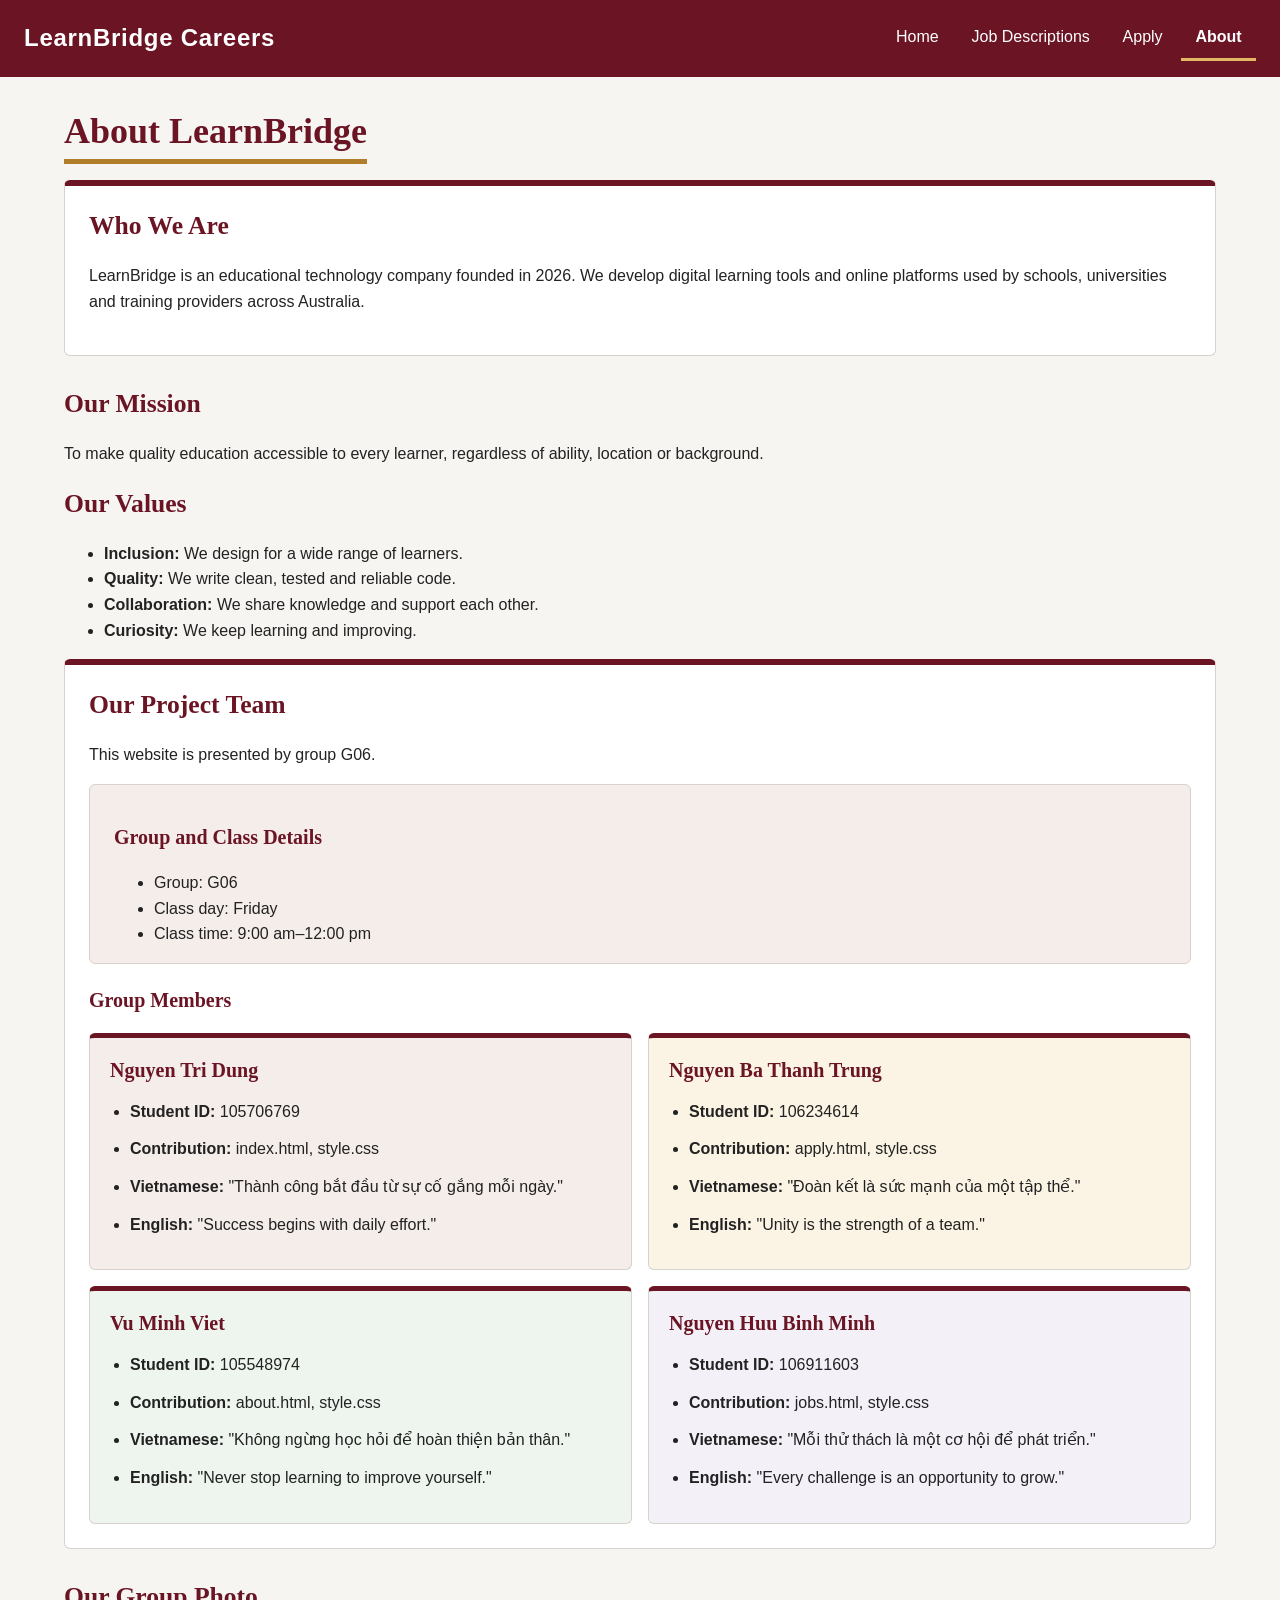
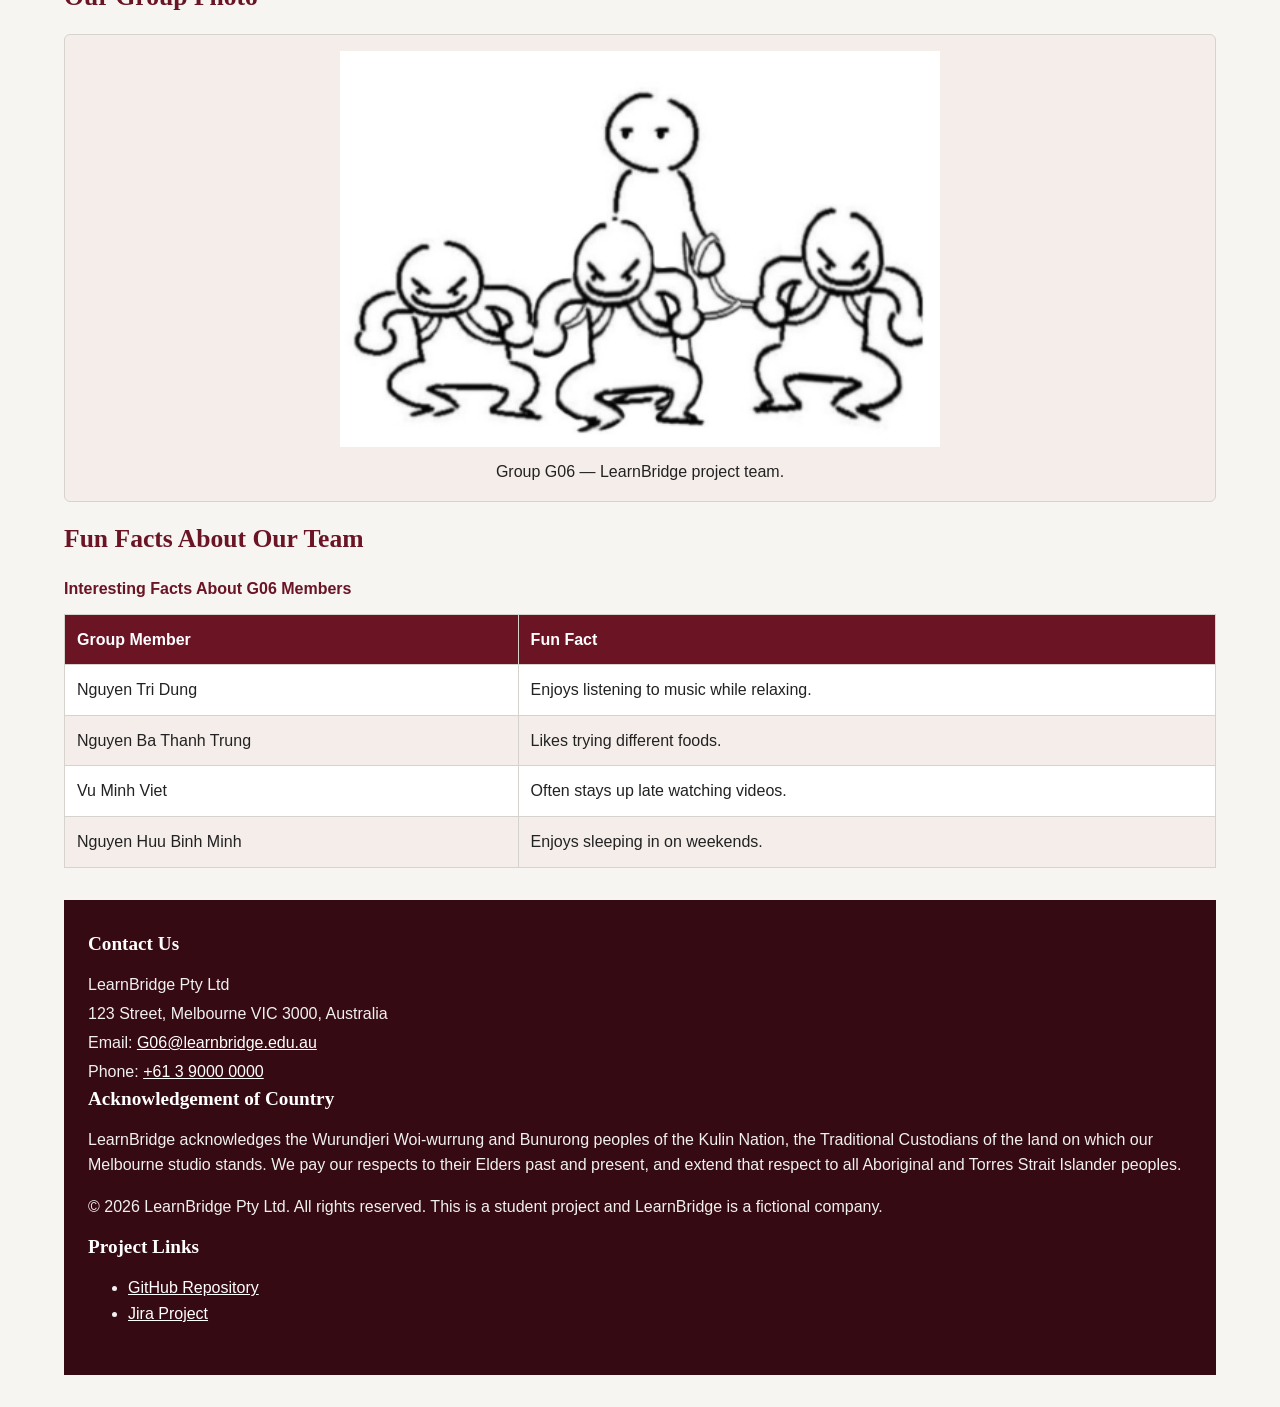
<file: about.html>
<!DOCTYPE html>
<html lang="en">
<head>
    <meta charset="UTF-8">
    <meta name="viewport" content="width=device-width, initial-scale=1.0">
    <meta name="description" content="Learn about LearnBridge and our G06 project team.">

    <title>About Us | LearnBridge Careers</title>

    <link rel="stylesheet" href="styles/styles.css">

</head>

<body>
    <a class="skip-link" href="#main">Skip to main content</a>

    <header class="site-header">
    <p class="logo">LearnBridge Careers</p>

    <nav aria-label="Main navigation">
        <ul class="menu">
            <li><a href="index.html">Home</a></li>
            <li><a href="jobs.html">Job Descriptions</a></li>
            <li><a href="apply.html">Apply</a></li>
            <li><a href="about.html" aria-current="page">About</a></li>
        </ul>
    </nav>
</header>

    <main id="main">
        <h1>About LearnBridge</h1>

<section class="about-section">
    <h2>Who We Are</h2>
            <p>
                LearnBridge is an educational technology company founded in 2026.
                We develop digital learning tools and online platforms used by
                schools, universities and training providers across Australia.
            </p>
        </section>

        <section>
            <h2>Our Mission</h2>
            <p>
                To make quality education accessible to every learner,
                regardless of ability, location or background.
            </p>
        </section>

        <section>
            <h2>Our Values</h2>
            <ul>
                <li><strong>Inclusion:</strong> We design for a wide range of learners.</li>
                <li><strong>Quality:</strong> We write clean, tested and reliable code.</li>
                <li><strong>Collaboration:</strong> We share knowledge and support each other.</li>
                <li><strong>Curiosity:</strong> We keep learning and improving.</li>
            </ul>
        </section>

<section class="about-section">
    <h2>Our Project Team</h2>
    <p>This website is presented by group G06.</p>

    <div class="group-details">
        <h3>Group and Class Details</h3>
        <ul>
            <li>Group: G06</li>
            <li>Class day: Friday</li>
            <li>Class time: 9:00 am–12:00 pm</li>
        </ul>
    </div>

    <h3>Group Members</h3>

    <div class="group-members">

        <article class="member-card">
            <h3>Nguyen Tri Dung</h3>
            <ul>
                <li><strong>Student ID:</strong> 105706769</li>
                <li><strong>Contribution:</strong> index.html, style.css</li>
                <li><strong>Vietnamese:</strong> "Thành công bắt đầu từ sự cố gắng mỗi ngày."</li>
                <li><strong>English:</strong> "Success begins with daily effort."</li>
            </ul>
        </article>

        <article class="member-card">
            <h3>Nguyen Ba Thanh Trung</h3>
            <ul>
                <li><strong>Student ID:</strong> 106234614</li>
                <li><strong>Contribution:</strong> apply.html, style.css</li>
                <li><strong>Vietnamese:</strong> "Đoàn kết là sức mạnh của một tập thể."</li>
                <li><strong>English:</strong> "Unity is the strength of a team."</li>
            </ul>
        </article>

        <article class="member-card">
            <h3>Vu Minh Viet</h3>
            <ul>
                <li><strong>Student ID:</strong> 105548974</li>
                <li><strong>Contribution:</strong> about.html, style.css</li>
                <li><strong>Vietnamese:</strong> "Không ngừng học hỏi để hoàn thiện bản thân."</li>
                <li><strong>English:</strong> "Never stop learning to improve yourself."</li>
            </ul>
        </article>

        <article class="member-card">
            <h3>Nguyen Huu Binh Minh</h3>
            <ul>
                <li><strong>Student ID:</strong> 106911603</li>
                <li><strong>Contribution:</strong> jobs.html, style.css</li>
                <li><strong>Vietnamese:</strong> "Mỗi thử thách là một cơ hội để phát triển."</li>
                <li><strong>English:</strong> "Every challenge is an opportunity to grow."</li>
            </ul>
        </article>

    </div>
</section>

        <section>
            <h2>Our Group Photo</h2>

            <figure>
                <!-- Cho gr photo vào đây. -->
                <img src="images/group_photo.png"
                     alt="Members of group G06"
                     loading="lazy">
                <figcaption>
                    Group G06 — LearnBridge project team.
                </figcaption>
            </figure>
        </section>

        <section>
            <h2>Fun Facts About Our Team</h2>

            <table>
                <caption>Interesting Facts About G06 Members</caption>
                <thead>
                    <tr>
                        <th scope="col">Group Member</th>
                        <th scope="col">Fun Fact</th>
                    </tr>
                </thead>

                <tbody>
                    <tr>
                        <td>Nguyen Tri Dung</td>
                        <td>Enjoys listening to music while relaxing.</td>
                    </tr>
                    <tr>
                        <td>Nguyen Ba Thanh Trung</td>
                        <td>Likes trying different foods.</td>
                    </tr>
                    <tr>
                        <td>Vu Minh Viet</td>
                        <td>Often stays up late watching videos.</td>
                    </tr>
                    <tr>
                        <td>Nguyen Huu Binh Minh</td>
                        <td>Enjoys sleeping in on weekends.</td>
                    </tr>
                </tbody>
            </table>
        </section>

<footer class="site-footer">
    <section class="footer-contact">
        <h2>Contact Us</h2>
        <address>
            LearnBridge Pty Ltd<br>
            123 Street, Melbourne VIC 3000, Australia<br>
            Email:
            <a href="mailto:G06@learnbridge.edu.au">
                G06@learnbridge.edu.au
            </a><br>
            Phone:
            <a href="tel:+61390000000">+61 3 9000 0000</a>
        </address>
    </section>

    <section class="footer-acknowledgement">
        <h2>Acknowledgement of Country</h2>
        <p>
            LearnBridge acknowledges the Wurundjeri Woi-wurrung and Bunurong
            peoples of the Kulin Nation, the Traditional Custodians of the
            land on which our Melbourne studio stands. We pay our respects
            to their Elders past and present, and extend that respect to all
            Aboriginal and Torres Strait Islander peoples.
        </p>
    </section>

    <p class="copyright">
        &copy; 2026 LearnBridge Pty Ltd. All rights reserved.
        This is a student project and LearnBridge is a fictional company.
    </p>

    <h2>Project Links</h2>
    <ul>
        <li>
            <a href="https://github.com/nguyentridung27072006/project_part1_10026.git"
               target="_blank" rel="noopener noreferrer">
                GitHub Repository
            </a>
        </li>
        <li>
            <a href="https://dn507454.atlassian.net/jira/software/projects/GW/summary"
               target="_blank" rel="noopener noreferrer">
                Jira Project
            </a>
        </li>
    </ul>
</footer>
</body>
</html>
</file>
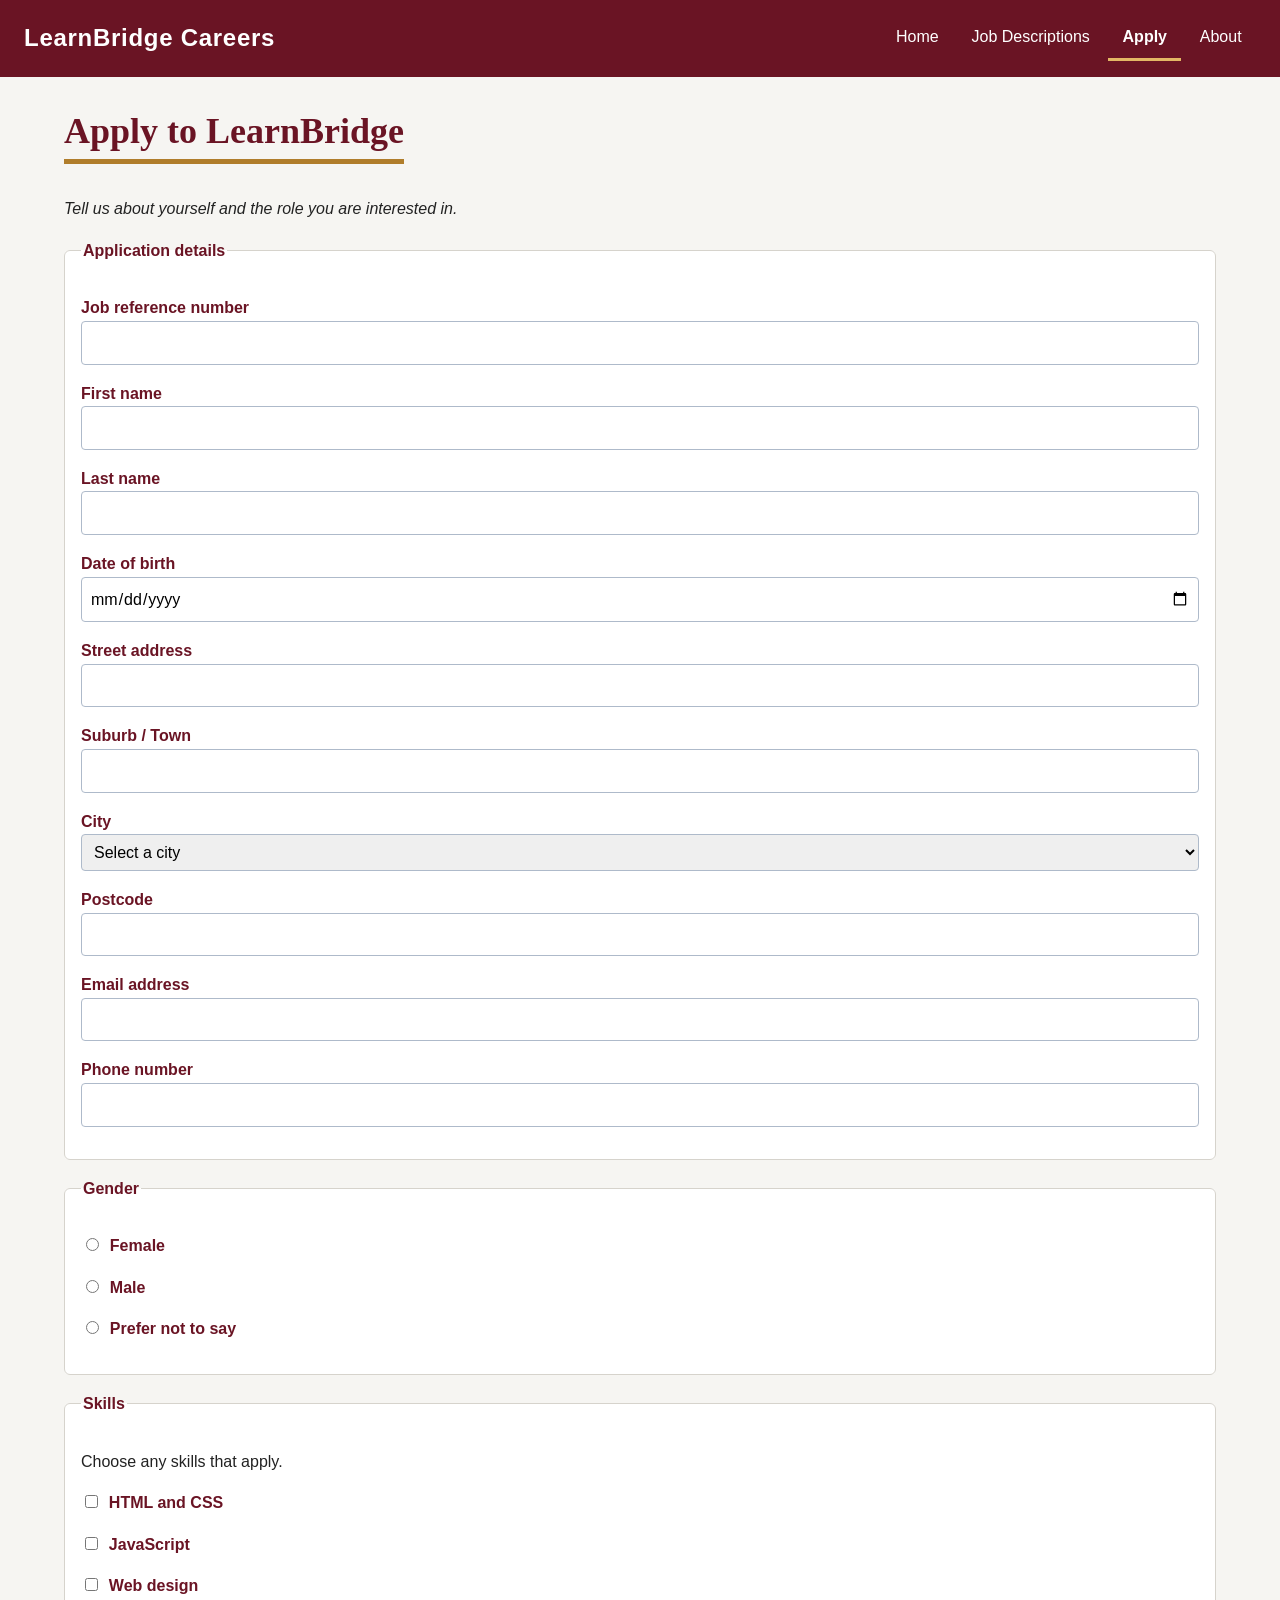
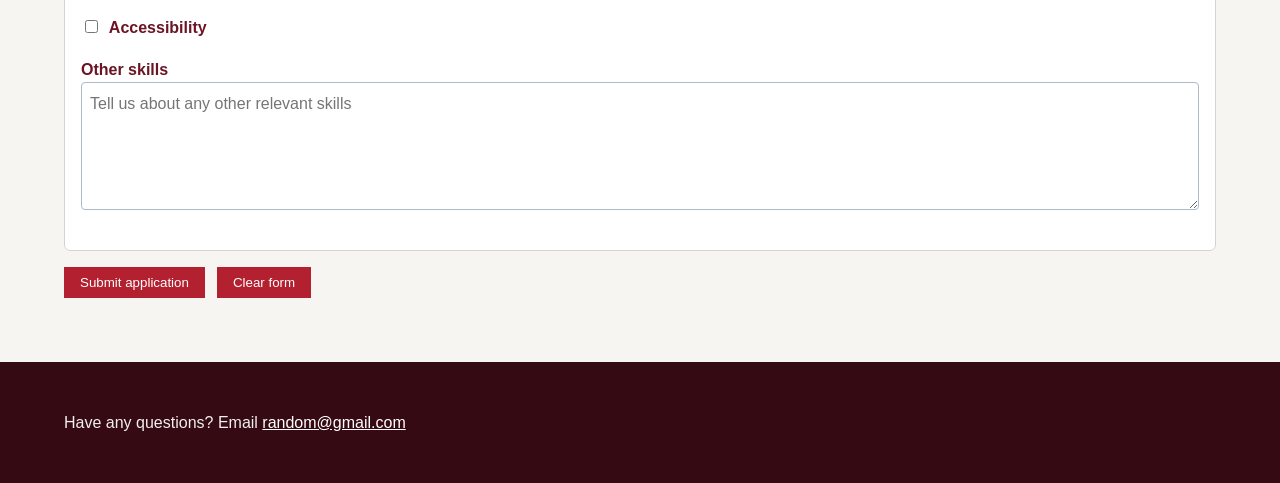
<file: apply.html>
<!DOCTYPE html>
<html lang="en">
<head>
  <meta charset="UTF-8">
  <!-- AI used in mobile's view -->
  <meta name="viewport" content="width=device-width, initial-scale=1.0">
  <title>Apply LearnBridge Careers</title>
  <link rel="stylesheet" href="styles/styles.css">
  <!-- AI used in CSS embedding -->
  <style>
    .apply-page .form-intro {
      margin-bottom: 1rem;
    }
  </style>
</head>
<body class="apply-page">
  <header class="site-header">
    <div class="logo">
      <span>LearnBridge Careers</span>
    </div>
    <nav aria-label="Main navigation">
      <ul class="menu">
        <li><a href="index.html">Home</a></li>
        <li><a href="jobs.html">Job Descriptions</a></li>
        <li><a href="apply.html" aria-current="page">Apply</a></li>
        <li><a href="about.html">About</a></li>
      </ul>
    </nav>
  </header>

  <main id="main">
    <h1>Apply to LearnBridge</h1>
    <!-- AI used in CSS embedding -->
    <p class="form-intro" style="font-style: italic;">Tell us about yourself and the role you are interested in.</p>

    <form>
      <fieldset>
        <legend>Application details</legend>
        <p>
          <label for="job-reference">Job reference number</label><br>
          <input type="text" id="job-reference" name="job-reference" pattern="[A-Za-z0-9]{5}" maxlength="5" title="Enter exactly 5 letters or numbers." required>
        </p>
        <p>
          <label for="first-name">First name</label><br>
          <input type="text" id="first-name" name="first-name" pattern="[A-Za-z ]{1,20}" maxlength="20" title="Use up to 20 letters." required>
        </p>
        <p>
          <label for="last-name">Last name</label><br>
          <input type="text" id="last-name" name="last-name" pattern="[A-Za-z ]{1,20}" maxlength="20" title="Use up to 20 letters." required>
        </p>
        <p>
          <label for="date-of-birth">Date of birth</label><br>
          <input type="date" id="date-of-birth" name="date-of-birth" required>
        </p>
        <p>
          <label for="street-address">Street address</label><br>
          <input type="text" id="street-address" name="street-address" maxlength="40" required>
        </p>
        <p>
          <label for="suburb-town">Suburb / Town</label><br>
          <input type="text" id="suburb-town" name="suburb-town" maxlength="40" required>
        </p>
        <p>
          <label for="province">City</label><br>
          <!--giving cities'name to AI because too much -->
          <select id="province" name="province" required>
            <option value="">Select a city</option>
            <option value="An Giang">An Giang</option>
            <option value="Bac Ninh">Bắc Ninh</option>
            <option value="Ca Mau">Cà Mau</option>
            <option value="Can Tho">Cần Thơ</option>
            <option value="Cao Bang">Cao Bằng</option>
            <option value="Da Nang">Đà Nẵng</option>
            <option value="Dak Lak">Đắk Lắk</option>
            <option value="Dien Bien">Điện Biên</option>
            <option value="Dong Nai">Đồng Nai</option>
            <option value="Dong Thap">Đồng Tháp</option>
            <option value="Gia Lai">Gia Lai</option>
            <option value="Ha Tinh">Hà Tĩnh</option>
            <option value="Hai Phong">Hải Phòng</option>
            <option value="Hanoi">Hà Nội</option>
            <option value="Ho Chi Minh City">Thành phố Hồ Chí Minh</option>
            <option value="Hue">Huế</option>
            <option value="Hung Yen">Hưng Yên</option>
            <option value="Khanh Hoa">Khánh Hòa</option>
            <option value="Lai Chau">Lai Châu</option>
            <option value="Lam Dong">Lâm Đồng</option>
            <option value="Lang Son">Lạng Sơn</option>
            <option value="Lao Cai">Lào Cai</option>
            <option value="Nghe An">Nghệ An</option>
            <option value="Ninh Binh">Ninh Bình</option>
            <option value="Phu Tho">Phú Thọ</option>
            <option value="Quang Ngai">Quảng Ngãi</option>
            <option value="Quang Ninh">Quảng Ninh</option>
            <option value="Quang Tri">Quảng Trị</option>
            <option value="Son La">Sơn La</option>
            <option value="Tay Ninh">Tây Ninh</option>
            <option value="Thai Nguyen">Thái Nguyên</option>
            <option value="Thanh Hoa">Thanh Hóa</option>
            <option value="Tuyen Quang">Tuyên Quang</option>
            <option value="Vinh Long">Vĩnh Long</option>
          </select>
        </p>
        <p>
          <label for="postcode">Postcode</label><br>
          <!-- limit at 4 digits -->
          <input type="text" id="postcode" name="postcode" pattern="[0-9]{4}" maxlength="4" title="Enter exactly 4 digits." required>
        </p>
        <p>
          <label for="email">Email address</label><br>
          <input type="email" id="email" name="email" required>
        </p>
        <p>
          <label for="phone">Phone number</label><br>
          <!-- pattern limits number, 8 to 12 nums */-->
          <input type="tel" id="phone" name="phone" pattern="[0-9]{8,12}" title="Enter 8 to 12 digits." required>
        </p>
      </fieldset>

      <!-- Radio buttons = circle with only 1 option if same name -->
      <fieldset>
        <legend>Gender</legend>
        <p>
          <input type="radio" id="gender-female" name="gender" value="female" required>
          <label for="gender-female">Female</label>
        </p>
        <p>
          <input type="radio" id="gender-male" name="gender" value="male">
          <label for="gender-male">Male</label>
        </p>
        <p>
          <input type="radio" id="gender-prefer-not-to-say" name="gender" value="prefer-not-to-say">
          <label for="gender-prefer-not-to-say">Prefer not to say</label>
        </p>
      </fieldset>

      
      <fieldset>
        <legend>Skills</legend>
        <p>Choose any skills that apply.</p>
        <p>
          <input type="checkbox" id="skill-html-css" name="skills" value="html-css">
          <label for="skill-html-css">HTML and CSS</label>
        </p>
        <p>
          <input type="checkbox" id="skill-javascript" name="skills" value="javascript">
          <label for="skill-javascript">JavaScript</label>
        </p>
        <p>
          <input type="checkbox" id="skill-web-design" name="skills" value="web-design">
          <label for="skill-web-design">Web design</label>
        </p>
        <p>
          <input type="checkbox" id="skill-accessibility" name="skills" value="accessibility">
          <label for="skill-accessibility">Accessibility</label>
        </p>
    
        <p>
          <label for="other-skills">Other skills</label><br>
          <textarea id="other-skills" name="other-skills" placeholder="Tell us about any other relevant skills"></textarea>
        </p>
      </fieldset>

      
      <p>
        <button type="submit">Submit application</button>
        <button type="reset">Clear form</button>
      </p>
    </form>
  </main>

  <footer class="site-footer">
    <p>Have any questions? Email <a href="mailto:random@gmail.com">random@gmail.com</a></p>
  </footer>
</body>
</html>
</file>
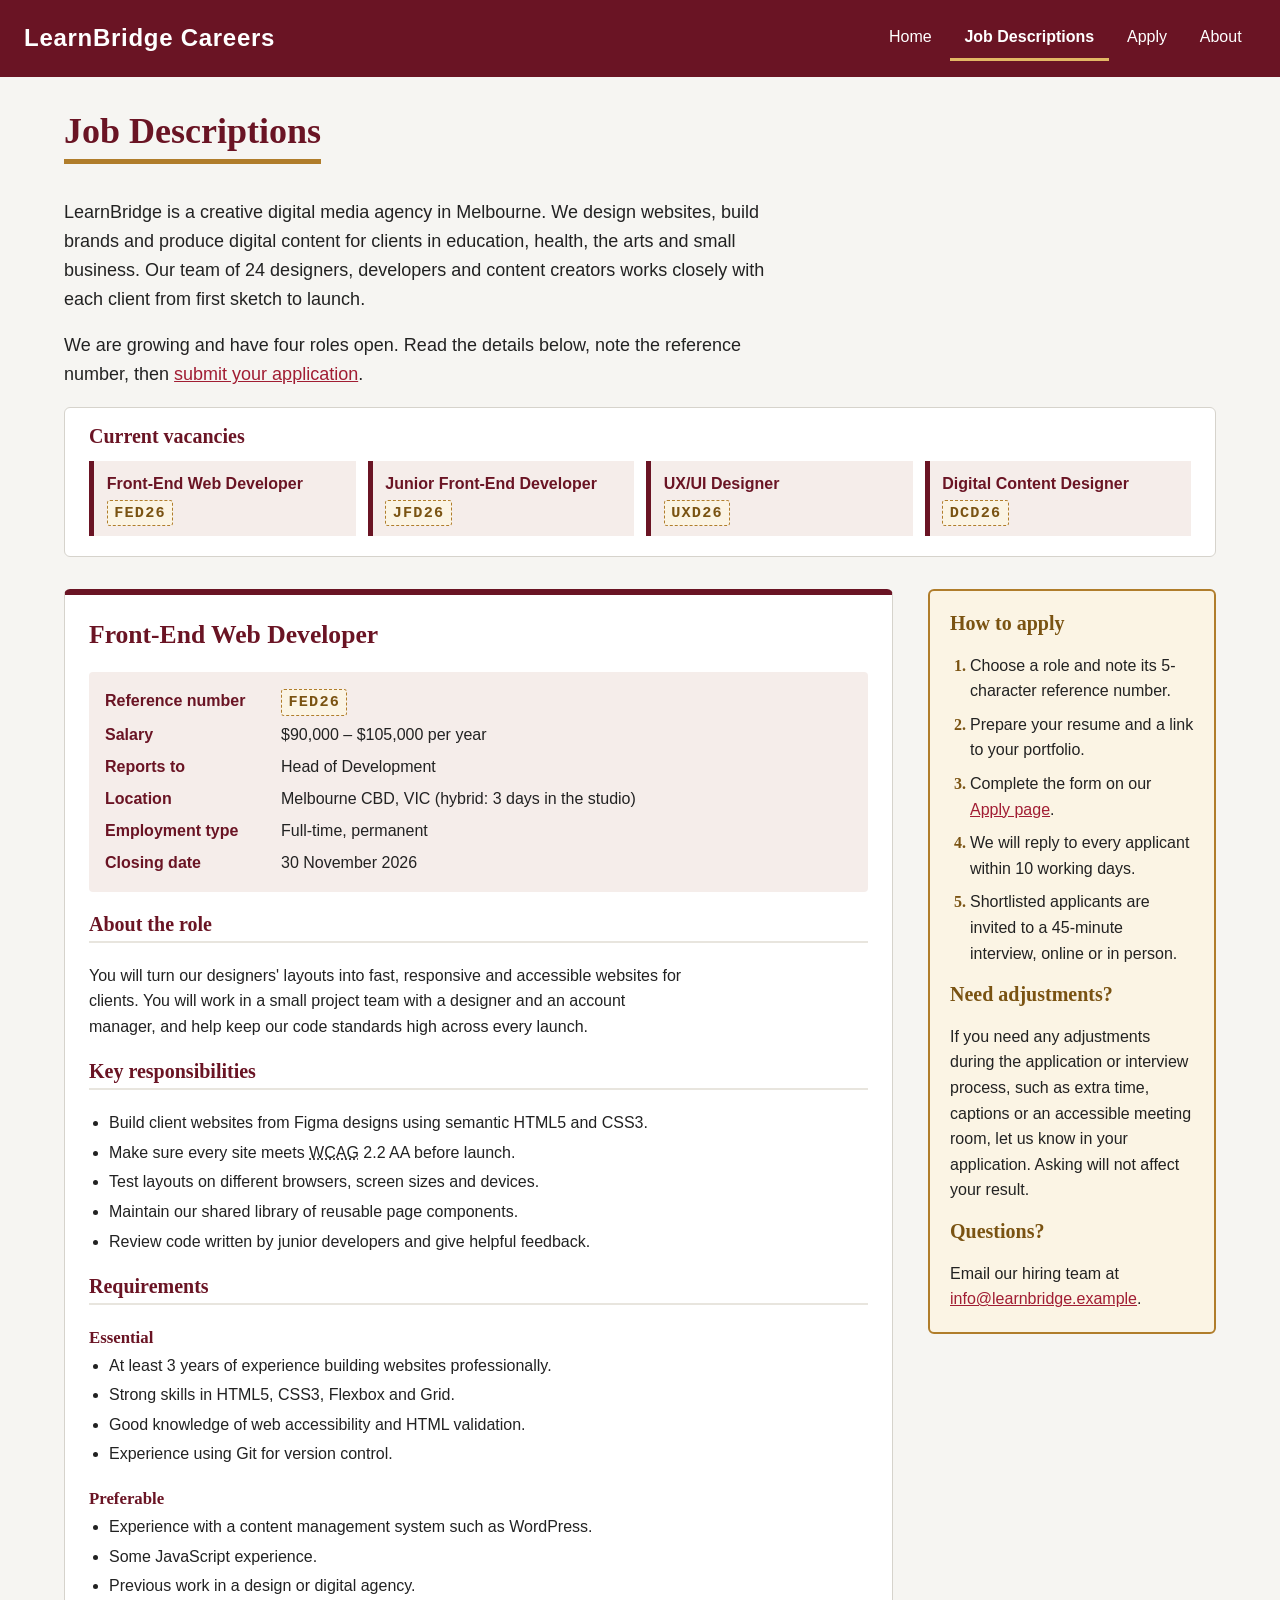
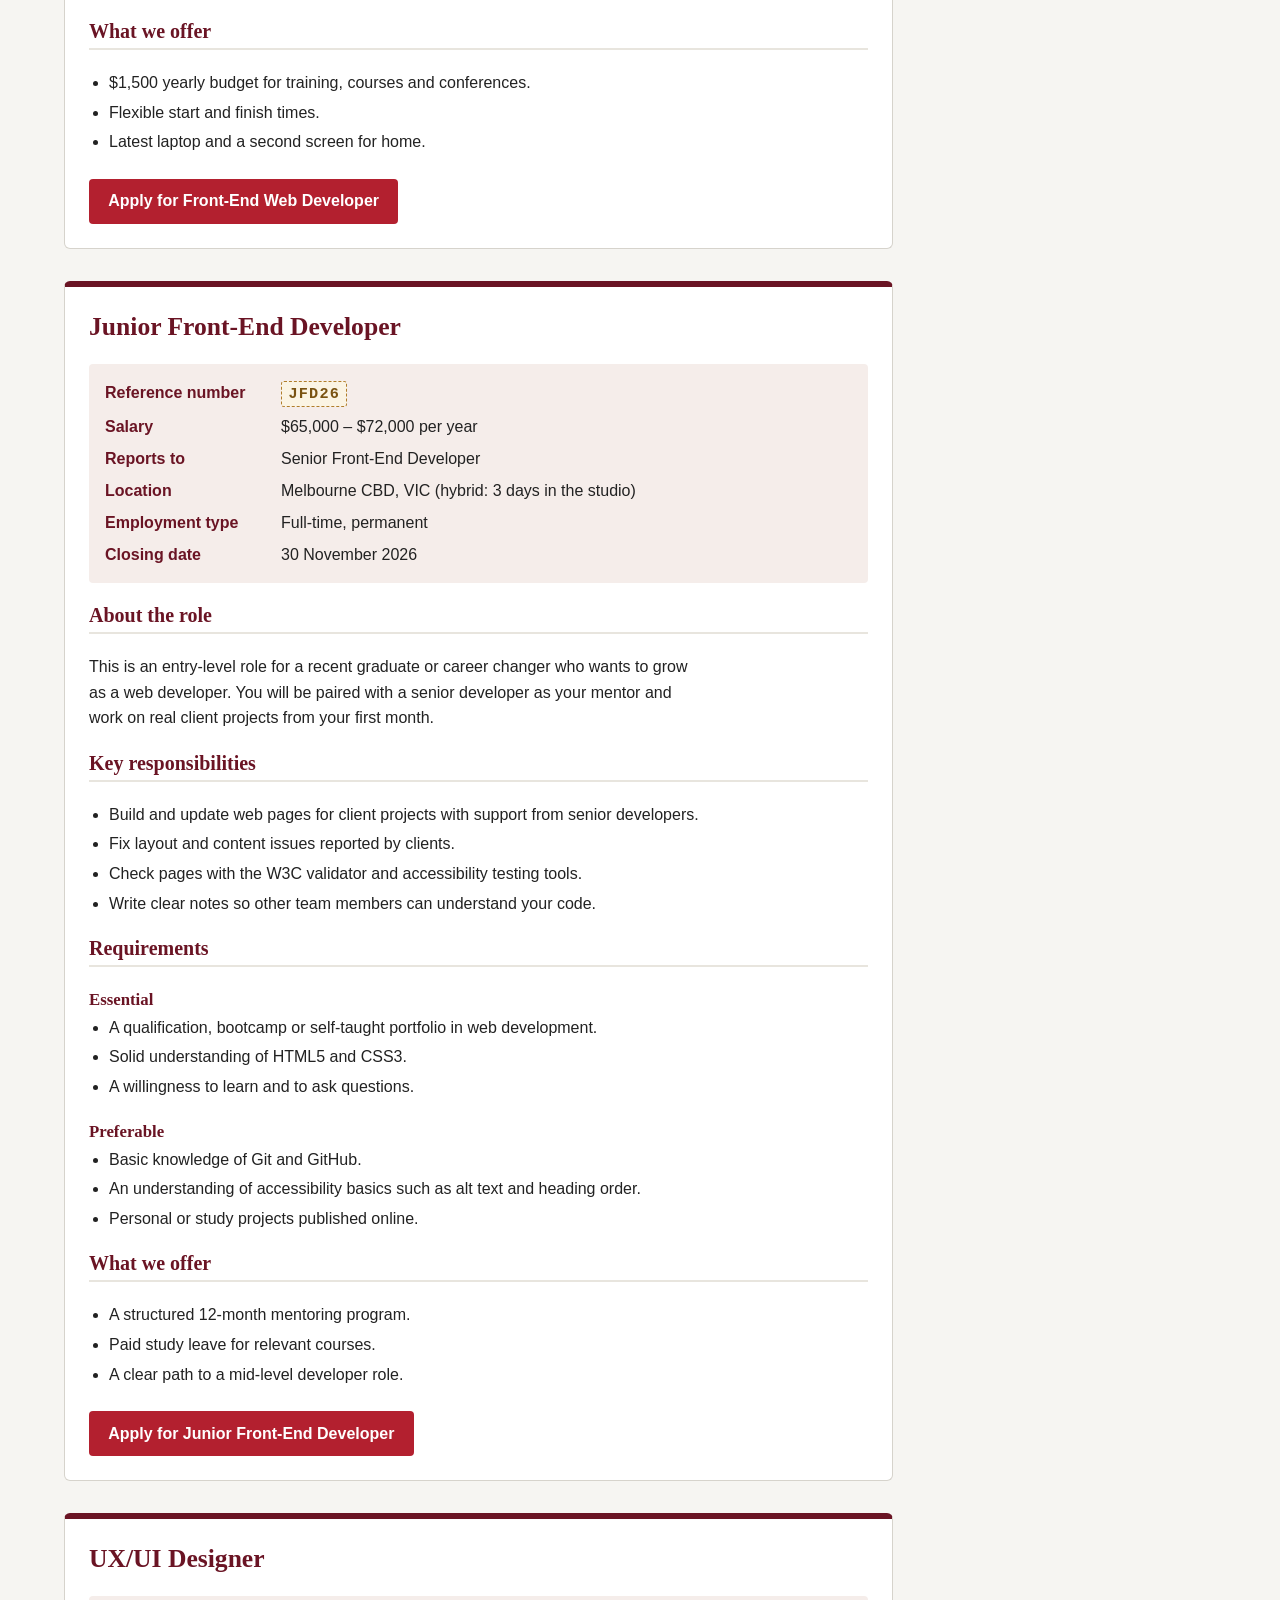
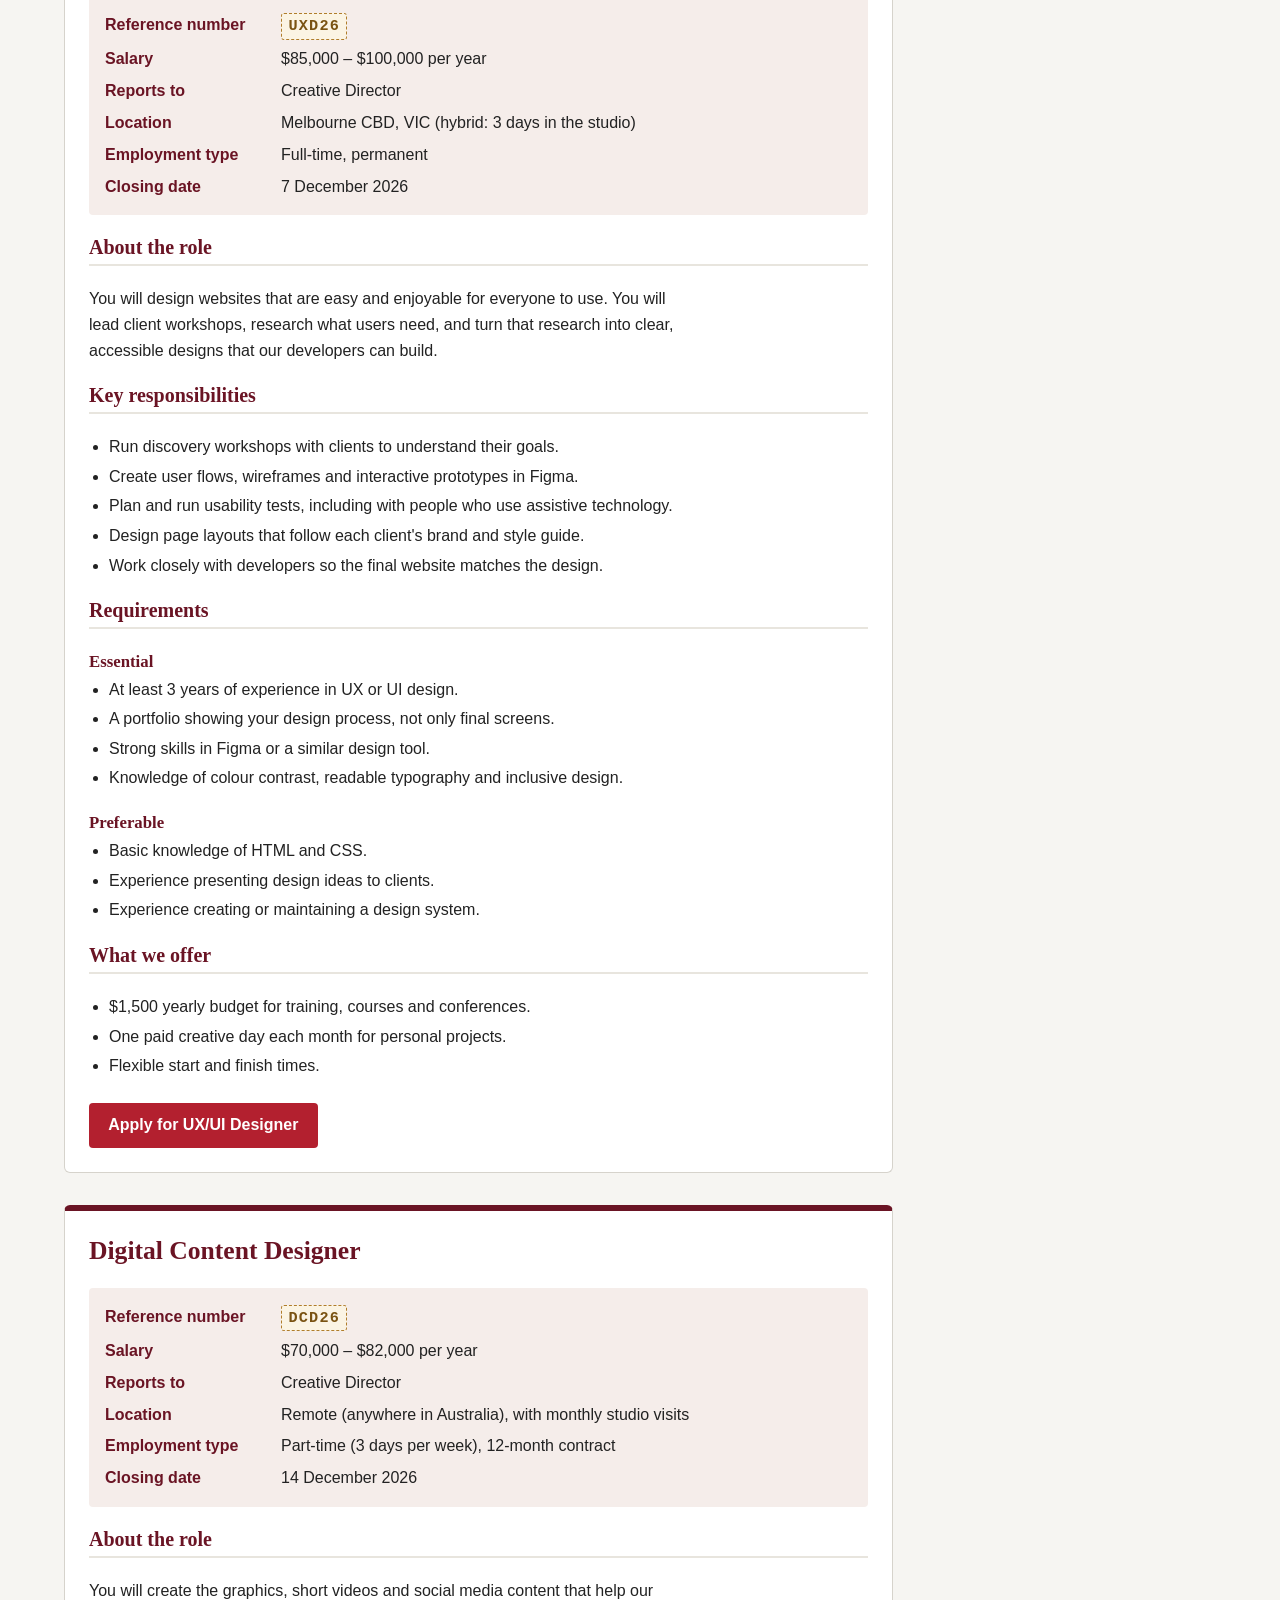
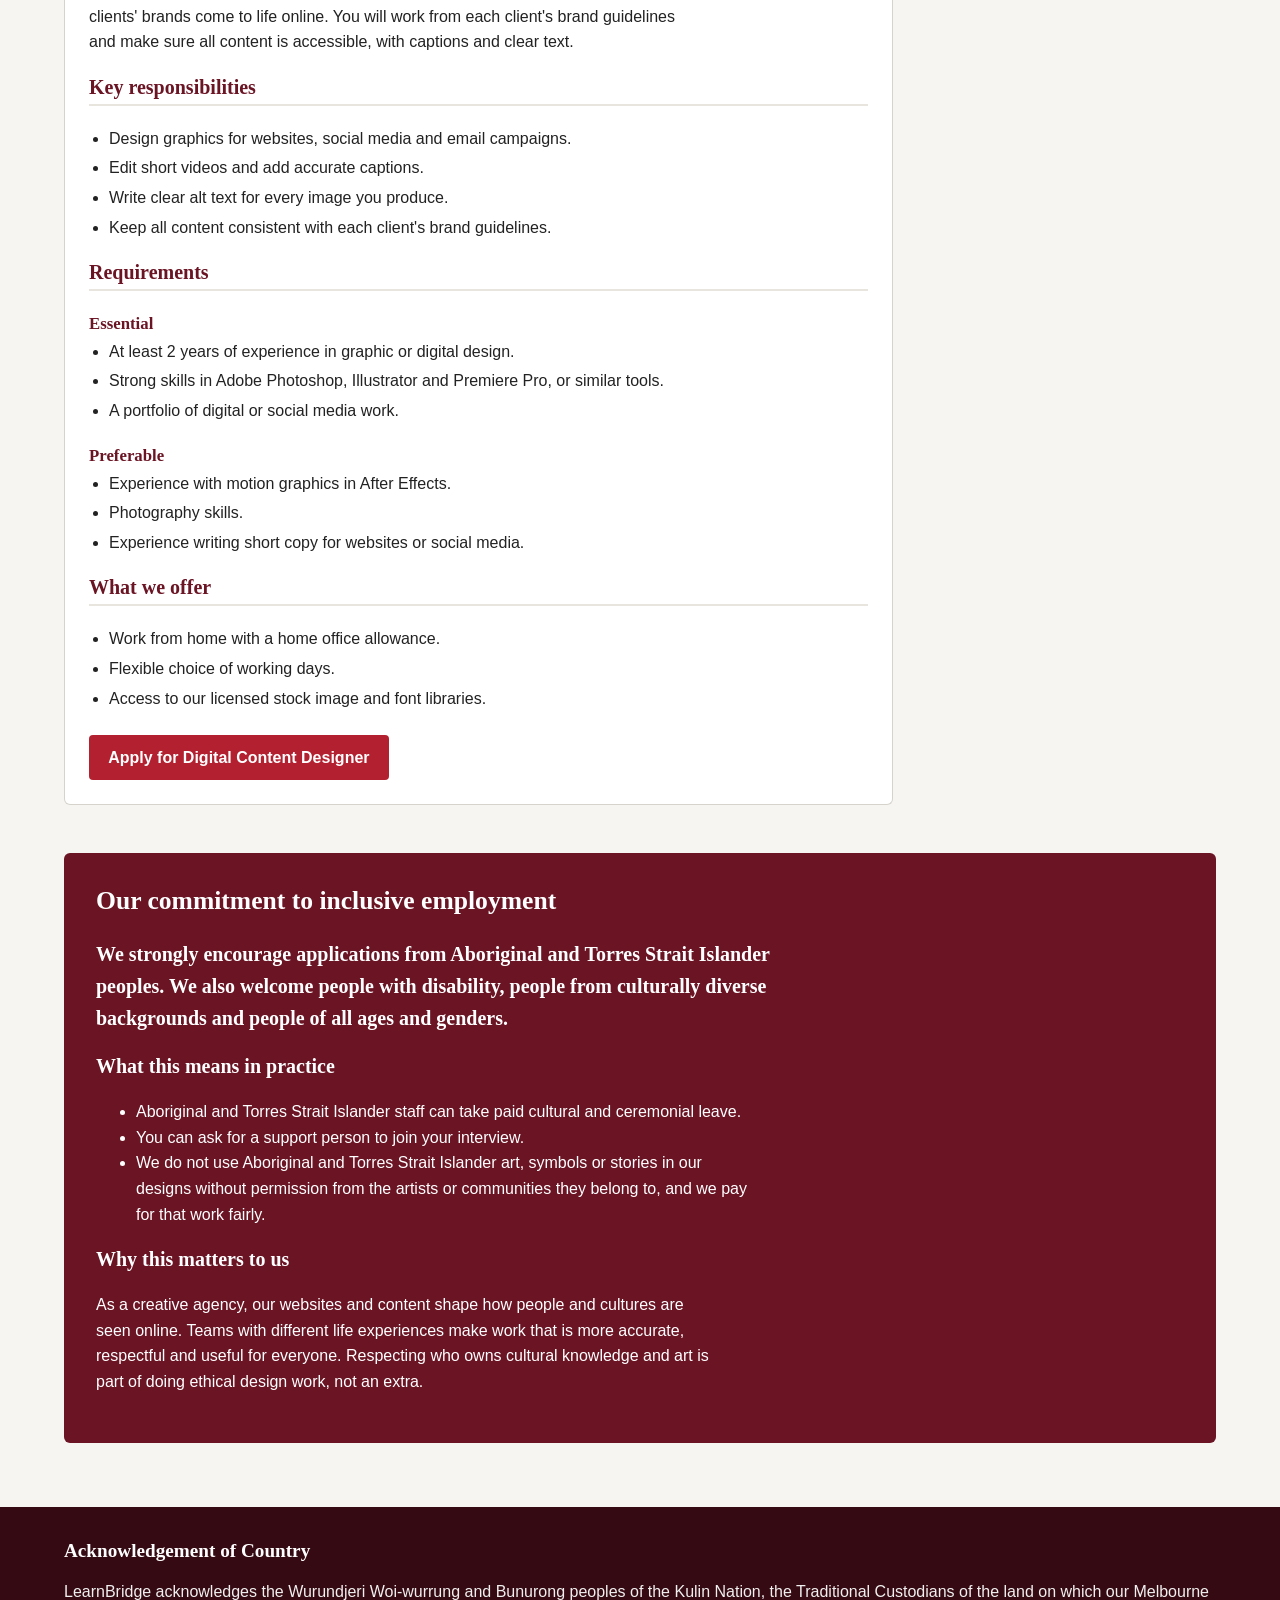
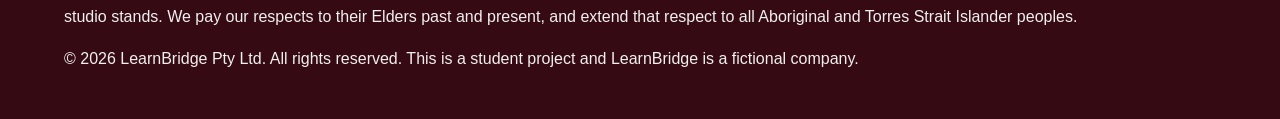
<file: jobs.html>
<!DOCTYPE html>
<!--
  filename: jobs.html  

  author: Minh Nguyen

  created: 10/05/2026

  last modified: 11/18/2026

  description: Job Descriptions page for LearnBridge. 
               Lists 4 open roles, a "How to apply" sidebar 
               and the agency's inclusive employment statement.

  acknowledgements: see the comment inside the head.
-->
<html lang="en">
<head>
  <meta charset="UTF-8">

  <!--
    Acknowledgements
    - Salary ranges were checked against Payscale (Melbourne salary data, 2026)
      and the Robert Half 2026 Salary Guide (Melbourne).
    - Acknowledgement of Country wording follows the Traditional Custodians
      named by the City of Melbourne (Wurundjeri Woi-wurrung and Bunurong
      peoples of the Kulin Nation).
    - Generative AI (Claude, by Anthropic) was used to review this page against
      the assignment rubric and to help with layout.
      All content was checked and edited by the author.
  -->

  <meta name="viewport" content="width=device-width, initial-scale=1.0">
  <meta name="description" content="Job vacancies at LearnBridge, a creative digital media agency: front-end developers, UX/UI designer and digital content designer.">
  <meta name="keywords" content="LearnBridge, jobs, careers, front-end developer, UX designer, UI designer, digital content, creative agency">
  <meta name="author" content="Minh Nguyen">
  <link rel="stylesheet" href="styles/styles.css">

  <!-- Embedded CSS || Used in Inclusion Section -->
  <style>
    .inclusion {
      margin-top: 1rem;
      padding: 2rem;
      color: #ffffff;
      background-color: #6a1424;
      border-radius: 6px;
    }
 
    .inclusion h2,
    .inclusion h3 {
      color: #ffffff;
    }
 
    .inclusion h2 {
      margin-top: 0;
    }

    .inclusion h2 + p {
      font-family: Georgia, "Times New Roman", serif;
      font-size: 1.25rem;
    }

    .inclusion p,
    .inclusion li {
      max-width: 70ch;
    }
  </style>
  
  <title>Job Descriptions | LearnBridge Careers</title>

</head>
 
<body>
  <!-- Skip link -->
  <a class="skip-link" href="#main">Skip to main content</a>
  
  <!-- Common header and menu  -->
  <header class="site-header">
    <p class="logo">LearnBridge Careers</p>
    <nav aria-label="Main navigation">
      <ul class="menu">
        <li><a href="index.html">Home</a></li>
        <li><a href="jobs.html" aria-current="page">Job Descriptions</a></li>
        <li><a href="apply.html">Apply</a></li>
        <li><a href="about.html">About</a></li>
      </ul>
    </nav>
  </header>
 
  <main id="main">
    
    <!-- Page intro -->
    <section class="page-intro">
      <h1>Job Descriptions</h1>
      <p>LearnBridge is a creative digital media agency in Melbourne. We design websites, build brands and produce digital content for clients in education, health, the arts and small business. Our team of 24 designers, developers and content creators works closely with each client from first sketch to launch.</p>
      <p>We are growing and have four roles open. Read the details below, note the reference number, then <a href="apply.html">submit your application</a>.</p>
    </section>

    <!-- In-page menu -->
    <nav class="job-links" aria-labelledby="vacancies-heading">
      <h2 id="vacancies-heading">Current vacancies</h2>
      <ul>
        <li><a href="#FED26">Front-End Web Developer <span class="ref-code">FED26</span></a></li>
        <li><a href="#JFD26">Junior Front-End Developer <span class="ref-code">JFD26</span></a></li>
        <li><a href="#UXD26">UX/UI Designer <span class="ref-code">UXD26</span></a></li>
        <li><a href="#DCD26">Digital Content Designer <span class="ref-code">DCD26</span></a></li>
      </ul>
    </nav>
 
    <!-- Two columns: job list on the left, aside floated on the right -->
    <div class="jobs-layout">
      <div class="job-list">

        <!-- Front-End Web Developer -->
        <article class="job" id="FED26">
          <h2>Front-End Web Developer</h2>
 
          <dl class="job-summary">
            <dt>Reference number</dt>
            <dd><span class="ref-code">FED26</span></dd>
            <dt>Salary</dt>
            <dd>$90,000 &ndash; $105,000 per year</dd>
            <dt>Reports to</dt>
            <dd>Head of Development</dd>
            <dt>Location</dt>
            <dd>Melbourne CBD, VIC (hybrid: 3 days in the studio)</dd>
            <dt>Employment type</dt>
            <dd>Full-time, permanent</dd>
            <dt>Closing date</dt>
            <dd><time datetime="2026-11-30">30 November 2026</time></dd>
          </dl>
 
          <section>
            <h3>About the role</h3>
            <p>You will turn our designers' layouts into fast, responsive and accessible websites for clients. You will work in a small project team with a designer and an account manager, and help keep our code standards high across every launch.</p>
          </section>
 
          <section>
            <h3>Key responsibilities</h3>
            <ul>
              <li>Build client websites from Figma designs using semantic HTML5 and CSS3.</li>
              <li>Make sure every site meets <abbr title="Web Content Accessibility Guidelines">WCAG</abbr> 2.2 AA before launch.</li>
              <li>Test layouts on different browsers, screen sizes and devices.</li>
              <li>Maintain our shared library of reusable page components.</li>
              <li>Review code written by junior developers and give helpful feedback.</li>
            </ul>
          </section>
 
          <section>
            <h3>Requirements</h3>
            <h4>Essential</h4>
            <ul>
              <li>At least 3 years of experience building websites professionally.</li>
              <li>Strong skills in HTML5, CSS3, Flexbox and Grid.</li>
              <li>Good knowledge of web accessibility and HTML validation.</li>
              <li>Experience using Git for version control.</li>
            </ul>
            <h4>Preferable</h4>
            <ul>
              <li>Experience with a content management system such as WordPress.</li>
              <li>Some JavaScript experience.</li>
              <li>Previous work in a design or digital agency.</li>
            </ul>
          </section>
 
          <section>
            <h3>What we offer</h3>
            <ul>
              <li>$1,500 yearly budget for training, courses and conferences.</li>
              <li>Flexible start and finish times.</li>
              <li>Latest laptop and a second screen for home.</li>
            </ul>
          </section>
 
          <p class="apply-link"><a href="apply.html">Apply for Front-End Web Developer</a></p>
        </article>
 
        <!-- Junior Front-End Developer -->
        <article class="job" id="JFD26">
          <h2>Junior Front-End Developer</h2>
 
          <dl class="job-summary">
            <dt>Reference number</dt>
            <dd><span class="ref-code">JFD26</span></dd>
            <dt>Salary</dt>
            <dd>$65,000 &ndash; $72,000 per year</dd>
            <dt>Reports to</dt>
            <dd>Senior Front-End Developer</dd>
            <dt>Location</dt>
            <dd>Melbourne CBD, VIC (hybrid: 3 days in the studio)</dd>
            <dt>Employment type</dt>
            <dd>Full-time, permanent</dd>
            <dt>Closing date</dt>
            <dd><time datetime="2026-11-30">30 November 2026</time></dd>
          </dl>
 
          <section>
            <h3>About the role</h3>
            <p>This is an entry-level role for a recent graduate or career changer who wants to grow as a web developer. You will be paired with a senior developer as your mentor and work on real client projects from your first month.</p>
          </section>
 
          <section>
            <h3>Key responsibilities</h3>
            <ul>
              <li>Build and update web pages for client projects with support from senior developers.</li>
              <li>Fix layout and content issues reported by clients.</li>
              <li>Check pages with the W3C validator and accessibility testing tools.</li>
              <li>Write clear notes so other team members can understand your code.</li>
            </ul>
          </section>
 
          <section>
            <h3>Requirements</h3>
            <h4>Essential</h4>
            <ul>
              <li>A qualification, bootcamp or self-taught portfolio in web development.</li>
              <li>Solid understanding of HTML5 and CSS3.</li>
              <li>A willingness to learn and to ask questions.</li>
            </ul>
            <h4>Preferable</h4>
            <ul>
              <li>Basic knowledge of Git and GitHub.</li>
              <li>An understanding of accessibility basics such as alt text and heading order.</li>
              <li>Personal or study projects published online.</li>
            </ul>
          </section>
 
          <section>
            <h3>What we offer</h3>
            <ul>
              <li>A structured 12-month mentoring program.</li>
              <li>Paid study leave for relevant courses.</li>
              <li>A clear path to a mid-level developer role.</li>
            </ul>
          </section>
 
          <p class="apply-link"><a href="apply.html">Apply for Junior Front-End Developer</a></p>
        </article>
 
        <!-- UX/UI Designer -->
        <article class="job" id="UXD26">
          <h2>UX/UI Designer</h2>
 
          <dl class="job-summary">
            <dt>Reference number</dt>
            <dd><span class="ref-code">UXD26</span></dd>
            <dt>Salary</dt>
            <dd>$85,000 &ndash; $100,000 per year</dd>
            <dt>Reports to</dt>
            <dd>Creative Director</dd>
            <dt>Location</dt>
            <dd>Melbourne CBD, VIC (hybrid: 3 days in the studio)</dd>
            <dt>Employment type</dt>
            <dd>Full-time, permanent</dd>
            <dt>Closing date</dt>
            <dd><time datetime="2026-12-07">7 December 2026</time></dd>
          </dl>
 
          <section>
            <h3>About the role</h3>
            <p>You will design websites that are easy and enjoyable for everyone to use. You will lead client workshops, research what users need, and turn that research into clear, accessible designs that our developers can build.</p>
          </section>
 
          <section>
            <h3>Key responsibilities</h3>
            <ul>
              <li>Run discovery workshops with clients to understand their goals.</li>
              <li>Create user flows, wireframes and interactive prototypes in Figma.</li>
              <li>Plan and run usability tests, including with people who use assistive technology.</li>
              <li>Design page layouts that follow each client's brand and style guide.</li>
              <li>Work closely with developers so the final website matches the design.</li>
            </ul>
          </section>
 
          <section>
            <h3>Requirements</h3>
            <h4>Essential</h4>
            <ul>
              <li>At least 3 years of experience in UX or UI design.</li>
              <li>A portfolio showing your design process, not only final screens.</li>
              <li>Strong skills in Figma or a similar design tool.</li>
              <li>Knowledge of colour contrast, readable typography and inclusive design.</li>
            </ul>
            <h4>Preferable</h4>
            <ul>
              <li>Basic knowledge of HTML and CSS.</li>
              <li>Experience presenting design ideas to clients.</li>
              <li>Experience creating or maintaining a design system.</li>
            </ul>
          </section>
 
          <section>
            <h3>What we offer</h3>
            <ul>
              <li>$1,500 yearly budget for training, courses and conferences.</li>
              <li>One paid creative day each month for personal projects.</li>
              <li>Flexible start and finish times.</li>
            </ul>
          </section>
 
          <p class="apply-link"><a href="apply.html">Apply for UX/UI Designer</a></p>
        </article>
 
        <!-- Digital Content Designer -->
        <article class="job" id="DCD26">
          <h2>Digital Content Designer</h2>
 
          <dl class="job-summary">
            <dt>Reference number</dt>
            <dd><span class="ref-code">DCD26</span></dd>
            <dt>Salary</dt>
            <dd>$70,000 &ndash; $82,000 per year</dd>
            <dt>Reports to</dt>
            <dd>Creative Director</dd>
            <dt>Location</dt>
            <dd>Remote (anywhere in Australia), with monthly studio visits</dd>
            <dt>Employment type</dt>
            <dd>Part-time (3 days per week), 12-month contract</dd>
            <dt>Closing date</dt>
            <dd><time datetime="2026-12-14">14 December 2026</time></dd>
          </dl>
 
          <section>
            <h3>About the role</h3>
            <p>You will create the graphics, short videos and social media content that help our clients' brands come to life online. You will work from each client's brand guidelines and make sure all content is accessible, with captions and clear text.</p>
          </section>
 
          <section>
            <h3>Key responsibilities</h3>
            <ul>
              <li>Design graphics for websites, social media and email campaigns.</li>
              <li>Edit short videos and add accurate captions.</li>
              <li>Write clear alt text for every image you produce.</li>
              <li>Keep all content consistent with each client's brand guidelines.</li>
            </ul>
          </section>
 
          <section>
            <h3>Requirements</h3>
            <h4>Essential</h4>
            <ul>
              <li>At least 2 years of experience in graphic or digital design.</li>
              <li>Strong skills in Adobe Photoshop, Illustrator and Premiere Pro, or similar tools.</li>
              <li>A portfolio of digital or social media work.</li>
            </ul>
            <h4>Preferable</h4>
            <ul>
              <li>Experience with motion graphics in After Effects.</li>
              <li>Photography skills.</li>
              <li>Experience writing short copy for websites or social media.</li>
            </ul>
          </section>
 
          <section>
            <h3>What we offer</h3>
            <ul>
              <li>Work from home with a home office allowance.</li>
              <li>Flexible choice of working days.</li>
              <li>Access to our licensed stock image and font libraries.</li>
            </ul>
          </section>
 
          <p class="apply-link"><a href="apply.html">Apply for Digital Content Designer</a></p>
        </article>
 
      </div>
 
      <!-- Sidebar - Extra Info
           Floated right at 25% width in styles.css. -->
      <aside class="sidebar" aria-label="Application information">
        <h2>How to apply</h2>
        <ol>
          <li>Choose a role and note its 5-character reference number.</li>
          <li>Prepare your resume and a link to your portfolio.</li>
          <li>Complete the form on our <a href="apply.html">Apply page</a>.</li>
          <li>We will reply to every applicant within 10 working days.</li>
          <li>Shortlisted applicants are invited to a 45-minute interview, online or in person.</li>
        </ol>
 
        <h2>Need adjustments?</h2>
        <p>If you need any adjustments during the application or interview process, such as extra time, captions or an accessible meeting room, let us know in your application. Asking will not affect your result.</p>

        <h2>Questions?</h2>
        <p>Email our hiring team at <a href="mailto:info@learnbridge.example">info@learnbridge.example</a>.</p>
      </aside>
 
    </div>
 
    <!-- Inclusive employment statement || Used Embedded CSS in head -->
    <section class="inclusion" id="inclusion">
      <h2>Our commitment to inclusive employment</h2>

      <!-- Inline CSS -->
      <p style="font-weight: bold;">We strongly encourage applications from Aboriginal and Torres Strait Islander peoples. We also welcome people with disability, people from culturally diverse backgrounds and people of all ages and genders.</p>
 
      <h3>What this means in practice</h3>
      <ul>
        <li>Aboriginal and Torres Strait Islander staff can take paid cultural and ceremonial leave.</li>
        <li>You can ask for a support person to join your interview.</li>
        <li>We do not use Aboriginal and Torres Strait Islander art, symbols or stories in our designs without permission from the artists or communities they belong to, and we pay for that work fairly.</li>
      </ul>
 
      <h3>Why this matters to us</h3>
      <p>As a creative agency, our websites and content shape how people and cultures are seen online. Teams with different life experiences make work that is more accurate, respectful and useful for everyone. Respecting who owns cultural knowledge and art is part of doing ethical design work, not an extra.</p>
    </section>
 
  </main>
 
  <!-- Footer -->
  <footer class="site-footer">
    <h2>Acknowledgement of Country</h2>
    <p>LearnBridge acknowledges the Wurundjeri Woi-wurrung and Bunurong peoples of the Kulin Nation, the Traditional Custodians of the land on which our Melbourne studio stands. We pay our respects to their Elders past and present, and extend that respect to all Aboriginal and Torres Strait Islander peoples.</p>
    <p>&copy; 2026 LearnBridge Pty Ltd. All rights reserved. This is a student project and LearnBridge is a fictional company.</p>
  </footer>
</body>
</html>
</file>
<file: styles/styles.css>
/*

filename: styles.css

author: Minh Nguyen (sections 1 to 5, and 9)
        Sections 6 to 8 were written by the respective group members.

created: 10/23/2026

last modified: 26/11/2026

description: The external stylesheet for the LearnBridge Careers
             website. Styles every page.

acknowledgements: Generative AI (Claude, by Anthropic) was used to review
                  sections 4 and jobs page to help with layout, 
                  and for choosing colors in the pallete.
                  For Project Part 2, Claude also helped with some of
                  the new layout.
                  All code was checked and edited by the author.

Contents
    1.  Colour reference
    2.  Base styles (all pages)
    3.  Header and main menu (all pages: header.inc and nav.inc)
    4.  Footer (all pages: footer.inc)
    5.  Jobs page and job search (jobs.php, search.php)
    6.  Home page (index.php)
    7.  Apply page (apply.php)
    8.  About page (about.php)
    9.  Accessibility: skip link and keyboard focus
*/
 
 
/* 
    1. Colour reference
    Pallete use guide:
    - Dark red: header, headings and card borders.
    - Bright red: filled background with white text on top (buttons).
    - Brass: thin lines, borders and small headings.

    Reds
    #6a1424  dark red     - header, headings, job card top border
    #360a12  deep maroon  - footer background
    #8a2a3a  mid red      - menu link hover
    #a11d33  link red     - links
    #b3202f  bright red   - button background (Apply and Search buttons)
    #8c1826  button red   - button background on hover
    #f5edea  pale blush   - job summary and vacancy link backgrounds

    Brass
    #b07d2b  brass        - accent lines
    #7a5312  dark brass   - aside headings, reference code text, step numbers
    #e3b765  light brass  - underline for the current page in the menu
    #fbf4e4  cream        - aside, reference code and message box background

    Neutrals
    #f6f5f2  off-white    - page background
    #ffffff  white        - cards, text on dark backgrounds
    #d6d3cc  grey         - card borders
    #e8e5de  light grey   - line under job section headings
    #222222  near-black   - body text
    #111111  black        - keyboard focus outline

    Highlight
    #ffdd57  yellow       - keyboard focus highlight, footer link hover
*/


/* 2. Base styles (all pages) */

/* Width and height include padding and border */
* {
    box-sizing: border-box;
}
 
body {
    margin: 0;
    font-family: Arial, Helvetica, sans-serif;
    font-size: 1rem;          
    line-height: 1.6;         
    color: #222222;
    background-color: #f6f5f2;
}

h1, h2, h3, h4 {
    font-family: Georgia, "Times New Roman", serif;
    line-height: 1.25;
    color: #6a1424;
}
 
h1 {
    font-size: 2.25rem;
    margin-top: 0;
}

/* Page title underline */
#main > h1,
.page-intro h1 {
    display: inline-block;
    margin-bottom: 1rem;
    padding-bottom: 0.35rem;
    border-bottom: 5px solid #b07d2b;
}
 
h2 {
    font-size: 1.6rem;
}
 
h3 {
    font-size: 1.25rem;
}
 
h4 {
    font-size: 1.05rem;
    margin-bottom: 0.25rem;
}
 
a {
    color: #a11d33;
}
 
a:hover {
    color: #6a1424;
    text-decoration-thickness: 2px;
}
 
/* Claude suggestion */
img {
    max-width: 100%;
}

/* Dotted underline for abbreviations */
abbr[title] {
    text-decoration: underline dotted;    
    cursor: help;
}

#main {
    max-width: 75rem;            /* stops lines getting too long on wide screens */
    margin: 0 auto;              /* centers the content */
    padding: 2rem 1.5rem;
}


/* 3. Header and main menu (all pages: header.inc and nav.inc) */

.site-header {
    display: flex;             /* logo on the left, menu on the right */
    flex-wrap: wrap;           /* menu drops below the logo on small screens */
    justify-content: space-between;
    align-items: center;
    gap: 0.5rem 2rem;
    padding: 1rem 1.5rem;
    background-color: #6a1424;
    color: #ffffff;
}
 
.logo {
    margin: 0;
    font-size: 1.5rem;
    font-weight: bold;
    letter-spacing: 0.03em;
}
 
.menu {
    display: flex;
    flex-wrap: wrap;
    gap: 0.25rem;
    margin: 0;
    padding: 0;
    list-style: none;            /* removes the bullet points */
}
 
.menu > li {
    margin: 0;
}
 
.menu a {
    display: block;              /* makes the padded area clickable */
    padding: 0.5rem 0.9rem;
    color: #ffffff;
    text-decoration: none;
    border-bottom: 3px solid transparent;
}
 
.menu a:hover {
    color: #ffffff;
    background-color: #8a2a3a;
    border-bottom-color: #ffffff;
}
 
/* Highlights the page the user is on */
.menu a[aria-current="page"] {
    font-weight: bold;
    border-bottom-color: #e3b765;
}
 

/* 4. Footer (all pages: footer.inc) */

.site-footer {
    margin-top: 2rem;
    padding: 2rem 1.5rem;
    background-color: #360a12;
    color: #f0f0f0;
}
 
/* Center everything inside the footer.
   72rem lines the footer text up with main
   (75rem minus the 1.5rem padding on each side) (Claude help) */
.site-footer > * {
    max-width: 72rem;
    margin-left: auto;
    margin-right: auto;
}
 
.site-footer h2 {
    margin-top: 0;
    font-size: 1.2rem;
    color: #ffffff;
}

.site-footer a {
    color: #ffffff;
}

.site-footer a:hover {
    color: #ffdd57;
}

/* Project links and contact email */
.site-footer .footer-links {
    display: flex;
    flex-wrap: wrap;
    gap: 0.5rem 1.5rem;
    margin-top: 0;
    margin-bottom: 1rem;
    padding: 0;
    list-style: none;
}


/* 5. Jobs page and job search (jobs.php, search.php) */

/* Page introduction */
 
/* Slightly larger intro text */
.page-intro p {
    max-width: 70ch;
    font-size: 1.125rem;
}

/* Reference code - Claude help with ticket styling*/
.ref-code {
    display: inline-block;
    padding: 0 0.4rem;
    font-family: "Courier New", Courier, monospace;
    font-size: 0.95em;
    font-weight: bold;
    letter-spacing: 0.08em;
    color: #7a5312;
    background-color: #fbf4e4;
    border: 1px dashed #b07d2b;
    border-radius: 3px;
}

/* Job search bar */

.job-search {
    margin-bottom: 2rem;
    padding: 1rem 1.5rem 1.25rem;
    background-color: #ffffff;
    border: 1px solid #d6d3cc;
    border-radius: 6px;
}

.job-search label {
    display: block;
    margin-bottom: 0.75rem;
    font-family: Georgia, "Times New Roman", serif;
    font-size: 1.25rem;
    font-weight: bold;
    color: #6a1424;
}

.job-search-row {
    display: flex;
    flex-wrap: wrap;
    gap: 0.75rem;
    max-width: 40rem;
}

.job-search input[type="search"] {
    flex: 1 1 12rem;
    padding: 0.6rem 0.8rem;
    font: inherit;
    color: #222222;
    background-color: #ffffff;
    border: 2px solid #6a1424;
    border-radius: 4px;
}

.job-search button {
    padding: 0.6rem 1.4rem;
    font: inherit;
    font-weight: bold;
    color: #ffffff;
    background-color: #b3202f;
    border: 0;
    border-radius: 4px;
    cursor: pointer;
}

.job-search button:hover {
    background-color: #8c1826;
}

.job-search-hint {
    margin: 0.5rem 0 0;
    font-size: 0.95rem;
}

.search-summary {
    margin: 0 0 1.5rem;
    font-size: 1.125rem;
}

/* Current vacancies menu */
 
.job-links {
    margin-bottom: 2rem;
    padding: 1rem 1.5rem 1.25rem;
    background-color: #ffffff;
    border: 1px solid #d6d3cc;
    border-radius: 6px;
}
 
.job-links h2 {
    margin: 0 0 0.75rem;
    font-size: 1.25rem;
}
 
.job-links ul {
    display: flex;
    flex-wrap: wrap;
    gap: 0.75rem;
    margin: 0;
    padding: 0;
    list-style: none;                  /* removes the bullet points */
}
 
.job-links li {
    flex: 1 1 22%;
}

/* Index tabs */
.job-links a {
    display: flex;
    flex-direction: column;
    align-items: flex-start;
    gap: 0.25rem;
    height: 100%;                      /* all tabs in a row are the same height */
    padding: 0.6rem 0.8rem;
    font-weight: bold;
    color: #6a1424;
    text-decoration: none;
    background-color: #f5edea;
    border-left: 5px solid #6a1424;
}
 
.job-links a:hover {
    color: #6a1424;
    background-color: #fbf4e4;
    border-left-color: #b07d2b;
}

/* Two-column layout */

/* Clearfix: both columns are floated, so this empty block after them
   makes the container stretch to the bottom of the taller column */
.jobs-layout::after {
    content: "";
    display: block;
    clear: both;
}
 
.job-list {
  float: left;
  width: 72%;
}
 
/* Aside requirement: floated right, 25% width, margin, padding and border */
.sidebar {
    float: right;
    width: 25%;
    margin: 0 0 1.5rem 3%;
    padding: 1.25rem;
    border: 2px solid #b07d2b;
    border-radius: 6px;
    background-color: #fbf4e4;
}
  
/* Sidebar contents */
 
.sidebar h2 {
    margin-top: 0;
    font-size: 1.25rem;
    color: #7a5312;
}
 
.sidebar ol {
    padding-left: 1.25rem;
}
 
.sidebar li {
    margin-bottom: 0.5rem;
}

/* Styles only the numbers of the ordered list */
.sidebar li::marker {
    font-family: Georgia, "Times New Roman", serif;
    font-weight: bold;
    color: #7a5312;
}
 
/* Remove extra space under the last paragraph */
.sidebar p:last-child {
    margin-bottom: 0;
}
 
/* Job cards */
 
.job {
    margin-bottom: 2rem;
    padding: 1.5rem;
    background-color: #ffffff;
    border: 1px solid #d6d3cc;
    border-top: 6px solid #6a1424;
    border-radius: 6px;
    scroll-margin-top: 1rem;      /* leaves a gap above the card after a jump link */
}

/* :target matches the job whose id is in the page address after a jump link */
.job:target {
    border-top-color: #b07d2b;
}
 
.job h2 {
    margin-top: 0;
}
 
.job section {
    margin-top: 1.25rem;
}
 
.job h3 {
    padding-bottom: 0.25rem;
    border-bottom: 2px solid #e8e5de;
}

.job section p {
    max-width: 68ch;
}
 
.job ul {
    padding-left: 1.25rem;
}
 
.job li {
    margin-bottom: 0.25rem;
}
 
/* Lists directly after an h4 sit closer to its heading */
.job h4 + ul {
    margin-top: 0.25rem;
}
 
/* Job summary */
 
.job-summary {
    display: grid;                /* places dt and dd on the same line */
    grid-template-columns: 10rem 1fr;
    gap: 0.4rem 1rem;
    margin: 0 0 1rem;
    padding: 1rem;
    background-color: #f5edea;
    border-radius: 4px;
}
 
.job-summary dt {
    font-weight: bold;
    color: #6a1424;
}
 
.job-summary dd {
    margin: 0;                   /* removes the default indent */
}
 
/* Apply button */
 
.apply-link {
    margin: 1.5rem 0 0;
}
 
.apply-link a {
    display: inline-block;
    padding: 0.6rem 1.2rem;
    font-weight: bold;
    color: #ffffff;
    background-color: #b3202f;
    border-radius: 4px;
    text-decoration: none;
}
 
.apply-link a:hover {
    color: #ffffff;
    background-color: #8c1826;
}

/* Message box */

.notice {
    margin: 0 0 2rem;
    padding: 1rem 1.25rem;
    background-color: #fbf4e4;
    border: 1px solid #d6d3cc;
    border-left: 6px solid #b07d2b;
    border-radius: 4px;
}

/* Jobs page: responsive layout */

/* The aside stays in view for wide and tall screens */
@media (min-width: 901px) and (min-height: 800px) {
    .sidebar {
        position: sticky;
        top: 1rem;
    }
}

/* Tablets and phones:  floats are removed and the aside sits under the job list */
@media (max-width: 900px) {
    .job-list,
    .sidebar {
        float: none;
        width: auto;
    }

    .sidebar {
        margin: 0 0 2rem;
    }

    /* Two vacancy links per row */
    .job-links li {
        flex-basis: 45%;
    }
}

/* Phones */
@media (max-width: 600px) {
    /* One vacancy link per row */
    .job-links li {
        flex-basis: 100%;
    }

    .job {
        padding: 1rem;
    }

    /* Each label sits above its value instead of beside it */
    .job-summary {
        grid-template-columns: 1fr;
        gap: 0;
    }

    .job-summary dd {
        margin-bottom: 0.6rem;
    }

    .job-summary dd:last-child {
        margin-bottom: 0;
    }
}
 

/* 6. Home page (index.php) */

.home .logo {
    display: flex;
    align-items: center;
    gap: 0.75rem;
}

.home .logo img {
    display: block;
    border-radius: 8px;
}

/* Space between the page sections */
.home main > section {
    margin-bottom: 2.5rem;
}

.home main > section > h2 {
    margin-top: 0;
}

.home .section-intro {
    max-width: 60ch;
}

/* Hero: text on the left, image on the right */
.home .hero {
    display: grid;
    grid-template-columns: 1.2fr 1fr;
    gap: 2rem;
    align-items: center;
    padding: 2.5rem;
    color: #ffffff;
    background-color: #6a1424;
    border-radius: 6px;
}

.home .hero h1 {
    margin-bottom: 0.25rem;
    font-size: 2.75rem;
    color: #ffffff;
}

.home .hero p {
    max-width: 55ch;
}

.home .eyebrow {
    display: inline-block;
    margin-bottom: 1rem;
    padding: 0.2rem 0.8rem;
    font-size: 0.85rem;
    font-weight: bold;
    text-transform: uppercase;
    color: #ffffff;
    background-color: #b3202f;
    border-radius: 999px;
}

.home .hero-img {
    width: 100%;                 
    height: auto;
    border-radius: 6px;
}

/* Buttons (links and the search button) */
.home .btn,
.home .search-row button {
    display: inline-block;
    padding: 0.6rem 1.2rem;
    font: inherit;
    font-weight: bold;
    color: #ffffff;
    background-color: #b3202f;
    border: 0;
    border-radius: 4px;
    text-decoration: none;
    cursor: pointer;
}

.home .btn:hover,
.home .search-row button:hover {
    color: #ffffff;
    background-color: #8c1826;
}

/* White button used on the dark red hero */
.home .btn-light {
    color: #6a1424;
    background-color: #ffffff;
}

.home .btn-light:hover {
    color: #6a1424;
    background-color: #f5edea;
}

/* Search box */
.home .search-box {
    padding: 1rem 1.5rem;
    background-color: #ffffff;
    border: 1px solid #d6d3cc;
    border-radius: 6px;
}

.home .search-box label {
    display: block;
    margin-bottom: 0.4rem;
    font-weight: bold;
    color: #6a1424;
}

.home .search-row {
    display: flex;
    gap: 0.75rem;
    max-width: 36rem;
}

.home .search-row input[type="search"] {
    flex: 1;                     
    padding: 0.6rem 0.8rem;
    font: inherit;
    border: 2px solid #6a1424;
    border-radius: 4px;
}

.home .search-row input[type="search"]:focus {
    outline: 3px solid #a11d33;
    outline-offset: 2px;
}

/* Numbers strip */
.home .stats-list {
    display: grid;
    grid-template-columns: repeat(auto-fit, minmax(160px, 1fr));
    gap: 1rem;
    margin: 0;
    padding: 1.25rem;
    list-style: none;
    text-align: center;
    background-color: #f5edea;
    border-radius: 6px;
}

.home .stats-list strong {
    display: block;
    font-family: Georgia, "Times New Roman", serif;
    font-size: 1.9rem;
    color: #6a1424;
}

/* Cards (benefits and vacancies) */
.home .card-grid {
    display: grid;
    grid-template-columns: repeat(auto-fit, minmax(240px, 1fr));
    gap: 1.5rem;
    margin: 0;
    padding: 0;
    list-style: none;
}

.home .card {
    padding: 1.5rem;
    background-color: #ffffff;
    border: 1px solid #d6d3cc;
    border-top: 6px solid #6a1424;
    border-radius: 6px;
}

.home .card h3 {
    margin-top: 0;
}

.home .card:hover {
    border-top-color: #b07d2b;
}

.home .card .meta {
    font-weight: bold;
    color: #7a5312;
}

/* Table with merged cells */
.home .timeline {
    width: 100%;
    border-collapse: collapse;
    background-color: #ffffff;
}

.home .timeline caption {
    padding: 0.5rem 0;
    font-weight: bold;
    text-align: left;
    color: #6a1424;
}

.home .timeline th,
.home .timeline td {
    padding: 0.75rem 1rem;
    text-align: left;
    border: 1px solid #d6d3cc;
}

.home .timeline thead th {
    text-align: center;
    color: #ffffff;
    background-color: #6a1424;
}

.home .timeline tbody th {
    color: #6a1424;
    background-color: #f5edea;
}

.home .timeline tbody tr:nth-child(even) td {
    background-color: #faf9f6;
}

/* Row highlight on mouse hover */
.home .timeline tbody tr:hover td {
    background-color: #fbf4e4;
}

.home .timeline tfoot td {
    font-weight: bold;
    text-align: center;
    color: #ffffff;
    background-color: #b3202f;
}

/* Call to action */
.home .cta {
    padding: 2rem 1.5rem;
    text-align: center;
    background-color: #fbf4e4;
    border: 2px solid #b07d2b;
    border-radius: 6px;
}

.home .cta h2 {
    color: #7a5312;
}

.home .cta p {
    margin-left: auto;
    margin-right: auto;
    max-width: 55ch;
}


/* 7. Apply page (apply.php) */

/* Thingy to use (gen by AI): 

  -- Layout & Display --
  - display: flex               : Turns on flexible layout to easily align items.
  - flex-direction: column      : Stacks items in a vertical column instead of a row.
  - flex-wrap                   : Allows items to wrap onto the next line if they run out of space.

  -- Box Model (Size & Spacing) --
  - width                       : Sets how wide an element is.
  - min-height                  : Sets the smallest height an element can be.
  - margin                      : Controls the outside space around an element.
  - padding                     : Controls the inside space between content and its border.
  - gap                         : Adds space between items.
  - box-sizing                  : Controls how element width and height are calculated with padding/border.

  -- Appearance & Borders --
  - background-color            : Changes the background color.
  - border                      : Adds an outline around an element.
  - border-radius               : Rounds out the corners of an element.
  - opacity                     : Sets how transparent or clear an element is.

  -- Typography (Text Styling) --
  - font-family                 : Changes the font style of the text.
  - font-size                   : Changes the size of the text.
  - font-weight                 : Makes text bold or normal.
  - font                        : Sets the text style (size, family, etc.).
  - color                       : Changes the text color.
  - text-align                  : Aligns text to the left, right, or center.

  -- Interaction & Behavior --
  - cursor                      : Changes how the mouse pointer looks when hovering over it.
  - resize                      : Lets users change the size of a box (like a textarea).
  - transition                  : Makes style changes (like hover effects) smooth over time.

*/

/* making the form into a column */
.apply-page form {
    display: flex;
    flex-direction: column;
    gap: 1rem;
}

/* styles for each group */
.apply-page fieldset {
    margin: 0;
    padding: 1rem;
    background-color: #ffffff;
    border: 1px solid #d6d3cc;
    border-radius: 6px;
}

.apply-page legend,
.apply-page label {
    font-weight: bold;
    color: #6a1424;
}

.apply-page fieldset p {
    margin: 1rem 0;
}

.apply-page input[type="text"],
.apply-page input[type="date"],
.apply-page input[type="email"],
.apply-page input[type="tel"],
.apply-page select,
.apply-page textarea {
    width: 100%;
    padding: 0.5rem;
    font: inherit;
    border: 1px solid #aebaca;
    border-radius: 4px;
}

/* size of checkbox/ */
.apply-page input[type="checkbox"],
.apply-page input[type="radio"] {
    width: auto;
    margin-right: 0.4rem;
}

.apply-page textarea {
    min-height: 8rem;
    resize: vertical;
}

/* space between buttons */
.apply-page form > p {
    display: flex;
    flex-wrap: wrap;
    gap: 0.75rem;
    margin: 0;
}

/* submit and reset buttons */
.apply-page button {
    padding: 0.5rem 1rem;
    color: #ffffff;
    background-color: #b3202f;
    border: 0;
    cursor: pointer;
}

.apply-page button:hover {
    background-color: #8c1826;
}

/* 8. About page (about.php) */
/* About content sections */
.about-section {
    margin-bottom: 2rem;
    padding: 1.5rem;
    background-color: #ffffff;
    border: 1px solid #d6d3cc;
    border-top: 6px solid #6a1424;
    border-radius: 6px;
}

.about-section h2 {
    margin-top: 0;
}

.about-section h3 {
    margin-top: 1.5rem;
}

/* Group and class information */
.group-details {
    padding: 1rem 1.5rem;
    background-color: #f5edea;
    border: 1px solid #d6d3cc;
    border-radius: 6px;
}

.group-details ul {
    margin-bottom: 0;
}

/* Group member cards */
.group-members {
    display: grid;
    grid-template-columns: repeat(2, minmax(0, 1fr));
    gap: 1rem;
    margin-top: 1rem;
}

.group-members .member-card {
    padding: 1.25rem;
    border: 1px solid #d6d3cc;
    border-top: 5px solid #6a1424;
    border-radius: 6px;
}

.group-members .member-card:nth-child(1) {
    background-color: #f5edea;
}

.group-members .member-card:nth-child(2) {
    background-color: #fbf4e4;
}

.group-members .member-card:nth-child(3) {
    background-color: #eef5ef;
}

.group-members .member-card:nth-child(4) {
    background-color: #f3f0f8;
}

.group-members .member-card h3 {
    margin-top: 0;
    margin-bottom: 1rem;
}

.group-members .member-card ul {
    margin-bottom: 0;
    padding-left: 1.25rem;
}

.group-members .member-card li {
    margin-bottom: 0.75rem;
    overflow-wrap: anywhere;
}

/* Group photo */
figure {
    margin: 1rem 0 0;
    padding: 1rem;
    text-align: center;
    background-color: #f5edea;
    border: 1px solid #d6d3cc;
    border-radius: 6px;
}

figure img {
    display: block;
    width: 100%;
    max-width: 600px;
    height: auto;
    margin: 0 auto;
}

figcaption {
    margin-top: 0.75rem;
    color: #222222;
}

/* Fun facts table */
table {
    width: 100%;
    margin-top: 1rem;
    border-collapse: collapse;
    background-color: #ffffff;
}

caption {
    margin-bottom: 0.75rem;
    color: #6a1424;
    font-weight: bold;
    text-align: left;
}

th,
td {
    padding: 0.75rem;
    border: 1px solid #d6d3cc;
    text-align: left;
}

th {
    color: #ffffff;
    background-color: #6a1424;
}

tbody tr:nth-child(even) {
    background-color: #f5edea;
}

/* Contact information */
address {
    font-style: normal;
    line-height: 1.8;
}

.contact-section {
    margin-top: 3rem;
    margin-bottom: 3rem;
}

/* Responsive layout */
@media (max-width: 600px) {
    .about-section {
        padding: 1rem;
    }

    .group-members {
        grid-template-columns: 1fr;
    }

    th,
    td {
        padding: 0.5rem;
        font-size: 0.9rem;
    }
}
 
 
/* 9. Accessibility: skip link and keyboard focus (all pages) */

/* Skip link is moved off-screen until it gets keyboard focus */
.skip-link {
    position: absolute;
    top: 0;
    left: -9999px;
}
 
.skip-link:focus {
    left: 1rem;
    top: 1rem;
    z-index: 10;
    padding: 0.75rem 1rem;
    font-weight: bold;
    color: #111111;
    background-color: #ffdd57;
}
 
/* Focus style for keyboard users */

a:focus,
button:focus,
input:focus,
select:focus,
textarea:focus {
    outline: 3px solid #111111;
    box-shadow: 0 0 0 6px #ffdd57;
}

a:focus {
    outline: 1px solid #111111;
    color: #111111;
    background-color: #ffdd57;
}
 
/* Phones: smaller titles and less padding so more content fits */
@media (max-width: 600px) {
    #main {
        padding: 1.5rem 1rem;
    }

    h1 {
        font-size: 1.8rem;
    }

    h2 {
        font-size: 1.4rem;
    }

    .site-header {
        padding: 0.75rem 1rem;
    }

    .logo {
        font-size: 1.25rem;
    }

    .menu a {
        padding: 0.5rem 0.55rem;
    }
}
</file>
